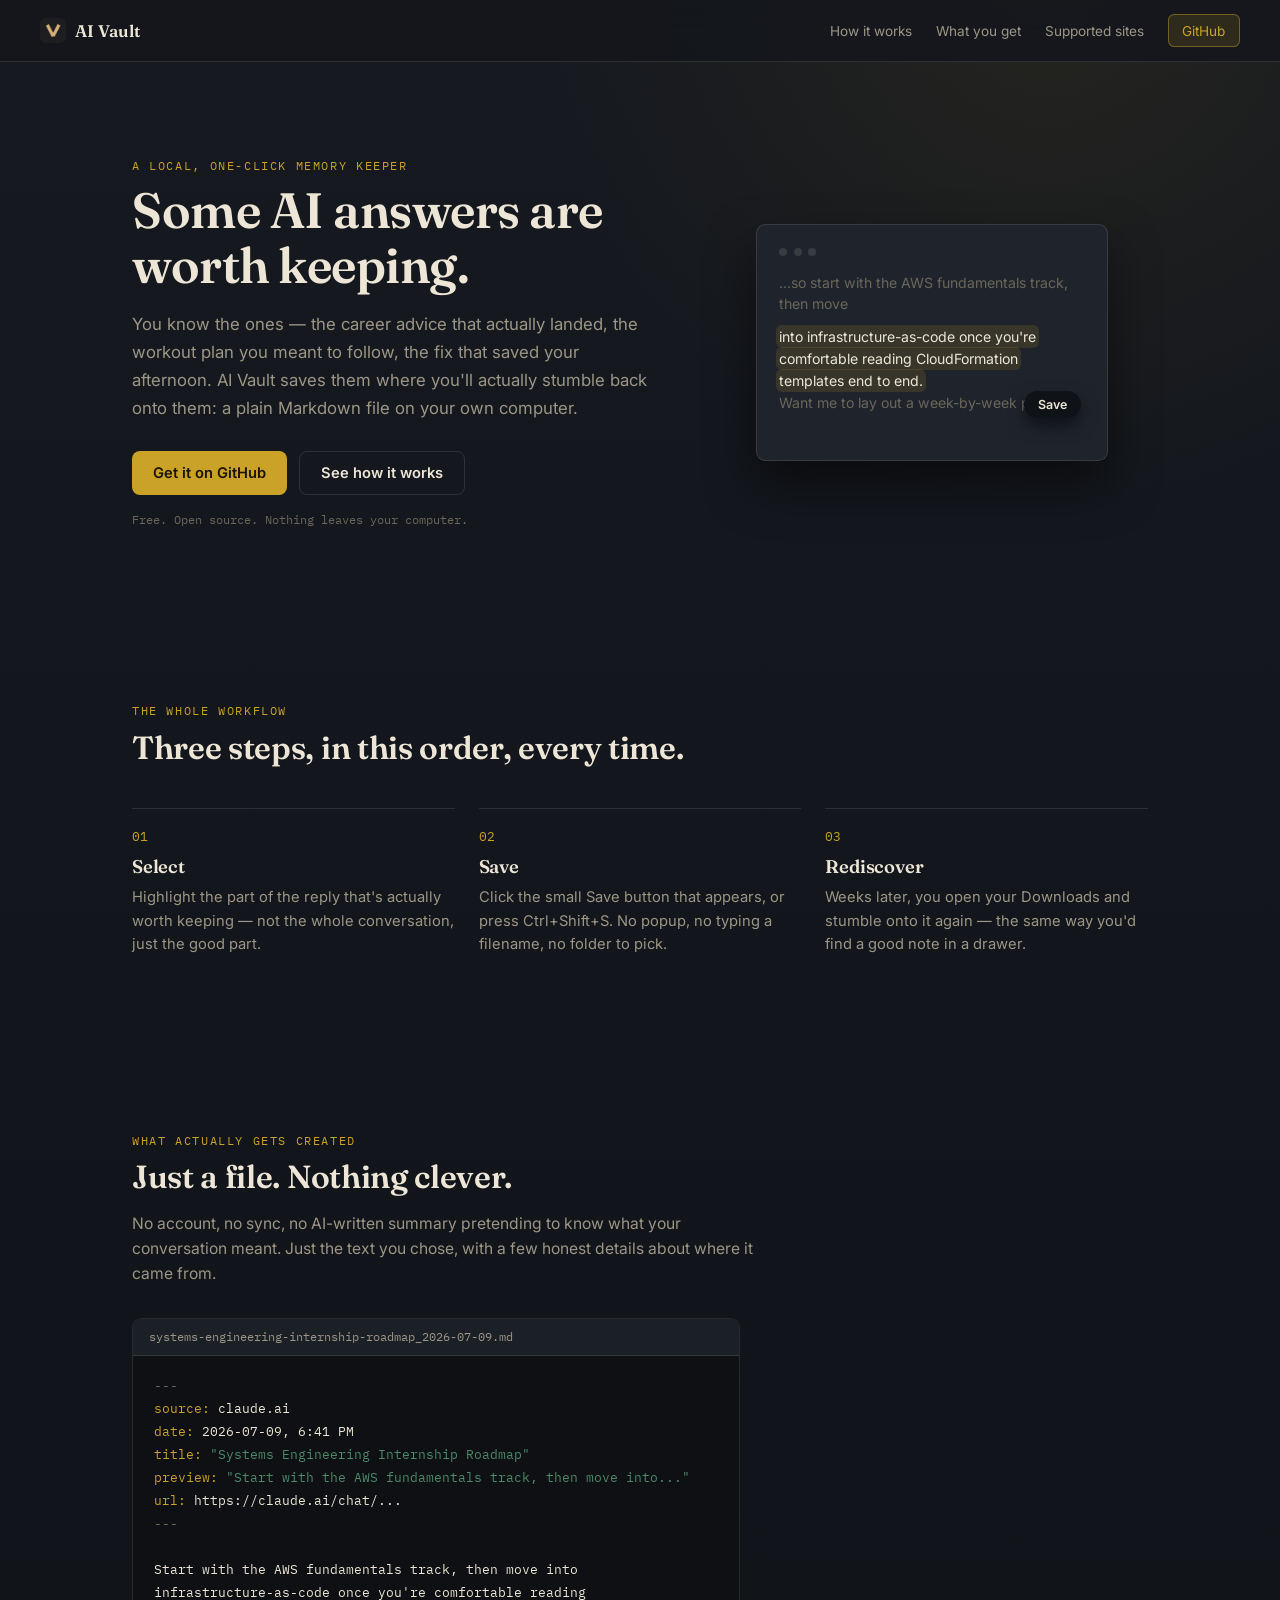
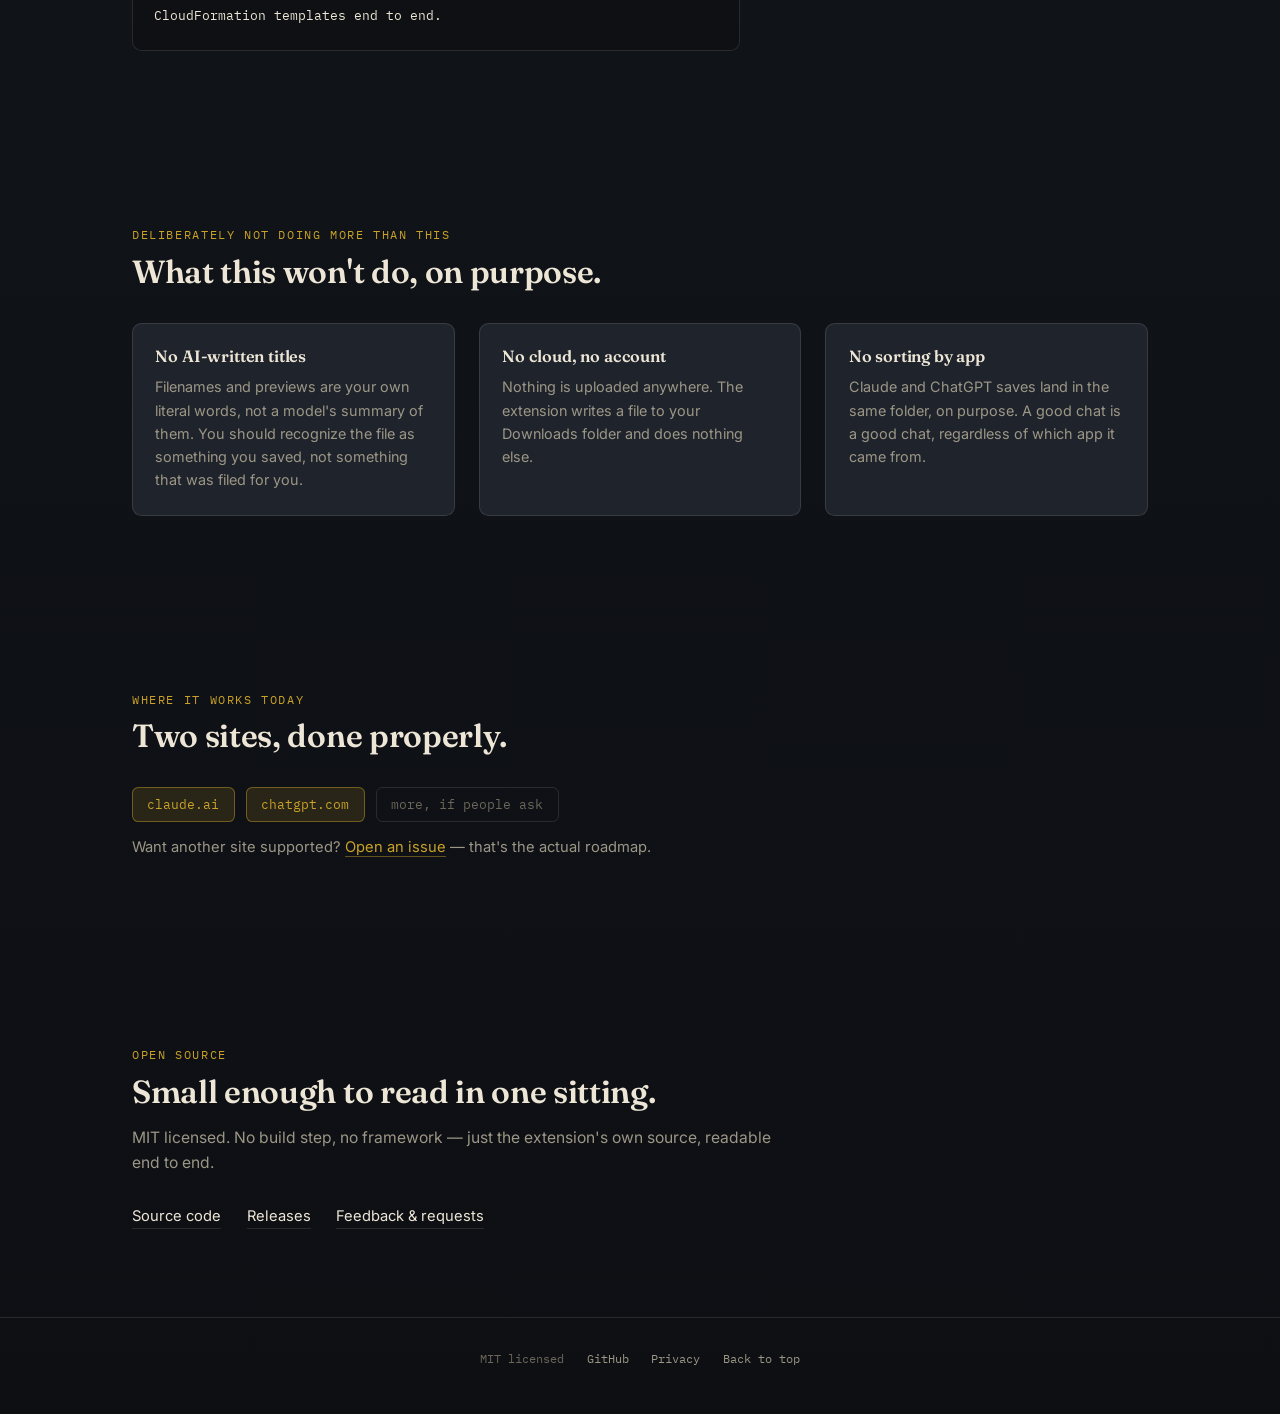
<file: site/index.html>
<!doctype html>
<html lang="en">
  <head>
    <meta charset="utf-8" />
    <meta name="viewport" content="width=device-width, initial-scale=1" />
    <title>AI Vault — keep the AI answers worth keeping</title>
    <meta
      name="description"
      content="A tiny Chrome extension that saves the AI chats you actually care about. Highlight text on Claude or ChatGPT, hit Save, get a local Markdown file. No cloud, no accounts, no dialogs."
    />
    <meta name="keywords" content="save ChatGPT conversations, export Claude chats, AI conversation to Markdown, local-first AI notes, personal AI archive, ChatGPT knowledge base" />
    <link rel="canonical" href="https://ps-aditya.github.io/ai-vault/" />
    <meta property="og:title" content="AI Vault — keep the AI answers worth keeping" />
    <meta property="og:description" content="Highlight text on Claude or ChatGPT, hit Save. It becomes a local Markdown file, no cloud, no accounts, no dialogs." />
    <meta property="og:type" content="website" />
    <meta property="og:url" content="https://ps-aditya.github.io/ai-vault/" />
    <meta property="og:image" content="https://ps-aditya.github.io/ai-vault/assets/icon.png" />
    <meta name="twitter:card" content="summary" />
    <meta name="twitter:title" content="AI Vault — keep the AI answers worth keeping" />
    <meta name="twitter:description" content="A one-click local save for the AI chats that actually matter to you." />
    <link rel="icon" href="assets/icon.png" />
    <link rel="preconnect" href="https://fonts.googleapis.com" />
    <link rel="preconnect" href="https://fonts.gstatic.com" crossorigin />
    <link
      href="https://fonts.googleapis.com/css2?family=Fraunces:opsz,wght@9..144,500;9..144,600&family=Inter:wght@400;500;600&family=IBM+Plex+Mono:wght@400;500&display=swap"
      rel="stylesheet"
    />
    <link rel="stylesheet" href="styles.css" />
    <script type="application/ld+json">
      {
        "@context": "https://schema.org",
        "@type": "SoftwareApplication",
        "name": "AI Vault",
        "applicationCategory": "BrowserApplication",
        "operatingSystem": "Chrome",
        "description": "Local-first Chrome extension that saves highlighted AI chat text as Markdown files on your own computer. No cloud, no accounts.",
        "url": "https://ps-aditya.github.io/ai-vault/",
        "codeRepository": "https://github.com/ps-aditya/ai-vault",
        "license": "https://github.com/ps-aditya/ai-vault/blob/main/LICENSE",
        "offers": {
          "@type": "Offer",
          "price": "0",
          "priceCurrency": "USD"
        }
      }
    </script>
  </head>
  <body>
    <header class="topbar">
      <a class="brand" href="#top">
        <img src="assets/icon.png" alt="" />
        <span>AI Vault</span>
      </a>
      <nav aria-label="Primary navigation">
        <a href="#how-it-works">How it works</a>
        <a href="#what-you-get">What you get</a>
        <a href="#sources">Supported sites</a>
        <a class="nav-cta" href="https://github.com/ps-aditya/ai-vault">GitHub</a>
      </nav>
    </header>

    <main>
      <section class="hero" id="top">
        <div class="hero-copy">
          <p class="eyebrow">a local, one-click memory keeper</p>
          <h1>Some AI answers are worth keeping.</h1>
          <p class="lede">
            You know the ones — the career advice that actually landed, the
            workout plan you meant to follow, the fix that saved your
            afternoon. AI Vault saves them where you'll actually stumble
            back onto them: a plain Markdown file on your own computer.
          </p>
          <div class="hero-actions">
            <a class="btn-primary" href="https://github.com/ps-aditya/ai-vault/releases/latest">Get it on GitHub</a>
            <a class="btn-ghost" href="#how-it-works">See how it works</a>
          </div>
          <p class="hero-fineprint">Free. Open source. Nothing leaves your computer.</p>
        </div>

        <div class="hero-visual" aria-hidden="true">
          <div class="index-card">
            <div class="card-row card-head">
              <span class="dot"></span><span class="dot"></span><span class="dot"></span>
            </div>
            <p class="card-line card-line--muted">...so start with the AWS fundamentals track, then move</p>
            <p class="card-line card-line--highlight">
              into infrastructure-as-code once you're comfortable reading
              CloudFormation templates end to end.
            </p>
            <p class="card-line card-line--muted">Want me to lay out a week-by-week plan?</p>
            <div class="save-pill">Save</div>
            <div class="stamp">SAVED</div>
          </div>
        </div>
      </section>

      <section class="sequence" id="how-it-works">
        <div class="section-head">
          <p class="eyebrow">the whole workflow</p>
          <h2>Three steps, in this order, every time.</h2>
        </div>
        <div class="sequence-rail">
          <article>
            <span class="seq-number">01</span>
            <h3>Select</h3>
            <p>Highlight the part of the reply that's actually worth keeping — not the whole conversation, just the good part.</p>
          </article>
          <article>
            <span class="seq-number">02</span>
            <h3>Save</h3>
            <p>Click the small Save button that appears, or press Ctrl+Shift+S. No popup, no typing a filename, no folder to pick.</p>
          </article>
          <article>
            <span class="seq-number">03</span>
            <h3>Rediscover</h3>
            <p>Weeks later, you open your Downloads and stumble onto it again — the same way you'd find a good note in a drawer.</p>
          </article>
        </div>
      </section>

      <section class="file-preview" id="what-you-get">
        <div class="section-head compact">
          <p class="eyebrow">what actually gets created</p>
          <h2>Just a file. Nothing clever.</h2>
          <p>
            No account, no sync, no AI-written summary pretending to know
            what your conversation meant. Just the text you chose, with a
            few honest details about where it came from.
          </p>
        </div>
        <div class="md-card">
          <div class="md-card-bar">
            <span>systems-engineering-internship-roadmap_2026-07-09.md</span>
          </div>
          <pre class="md-card-body"><span class="md-rule">---</span>
<span class="md-key">source:</span> claude.ai
<span class="md-key">date:</span> 2026-07-09, 6:41 PM
<span class="md-key">title:</span> <span class="md-str">"Systems Engineering Internship Roadmap"</span>
<span class="md-key">preview:</span> <span class="md-str">"Start with the AWS fundamentals track, then move into..."</span>
<span class="md-key">url:</span> https://claude.ai/chat/...
<span class="md-rule">---</span>

Start with the AWS fundamentals track, then move into
infrastructure-as-code once you're comfortable reading
CloudFormation templates end to end.</pre>
        </div>
      </section>

      <section class="principles">
        <div class="section-head compact">
          <p class="eyebrow">deliberately not doing more than this</p>
          <h2>What this won't do, on purpose.</h2>
        </div>
        <div class="principle-grid">
          <article>
            <h3>No AI-written titles</h3>
            <p>Filenames and previews are your own literal words, not a model's summary of them. You should recognize the file as something you saved, not something that was filed for you.</p>
          </article>
          <article>
            <h3>No cloud, no account</h3>
            <p>Nothing is uploaded anywhere. The extension writes a file to your Downloads folder and does nothing else.</p>
          </article>
          <article>
            <h3>No sorting by app</h3>
            <p>Claude and ChatGPT saves land in the same folder, on purpose. A good chat is a good chat, regardless of which app it came from.</p>
          </article>
        </div>
      </section>

      <section class="sources" id="sources">
        <div class="section-head compact">
          <p class="eyebrow">where it works today</p>
          <h2>Two sites, done properly.</h2>
        </div>
        <div class="source-badges">
          <span class="source-badge">claude.ai</span>
          <span class="source-badge">chatgpt.com</span>
          <span class="source-badge source-badge--soon">more, if people ask</span>
        </div>
        <p class="sources-note">
          Want another site supported? <a href="https://github.com/ps-aditya/ai-vault/issues">Open an issue</a> — that's the actual roadmap.
        </p>
      </section>

      <section class="community">
        <div class="section-head compact">
          <p class="eyebrow">open source</p>
          <h2>Small enough to read in one sitting.</h2>
          <p>MIT licensed. No build step, no framework — just the extension's own source, readable end to end.</p>
        </div>
        <div class="community-links">
          <a href="https://github.com/ps-aditya/ai-vault">Source code</a>
          <a href="https://github.com/ps-aditya/ai-vault/releases/latest">Releases</a>
          <a href="https://github.com/ps-aditya/ai-vault/issues">Feedback &amp; requests</a>
        </div>
      </section>
    </main>

    <footer>
      <span>MIT licensed</span>
      <a href="https://github.com/ps-aditya/ai-vault">GitHub</a>
      <a href="privacy.html">Privacy</a>
      <a href="#top">Back to top</a>
    </footer>
    <script src="script.js"></script>
  </body>
</html>
</file>
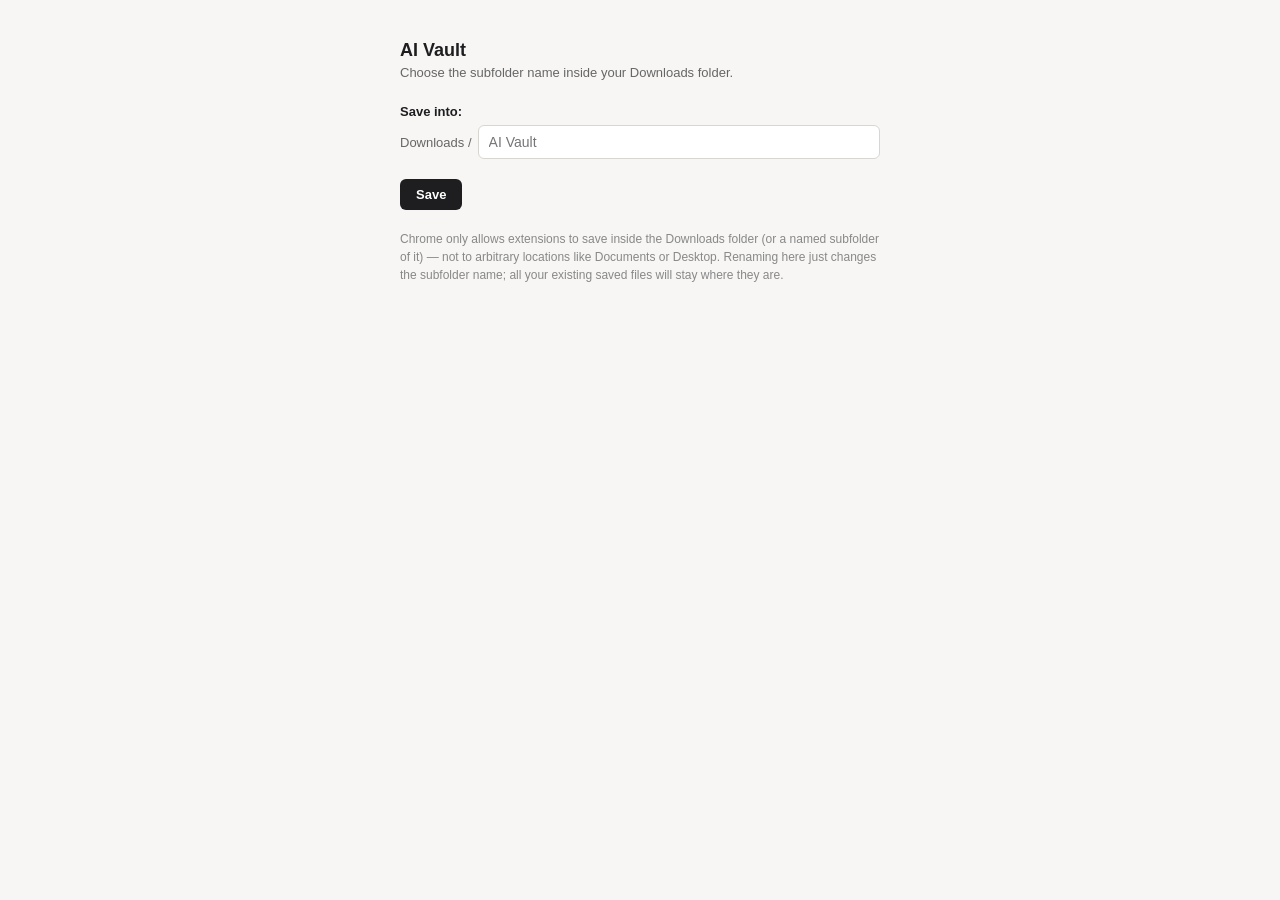
<file: options.html>
<!DOCTYPE html>
<html>
<head>
  <meta charset="utf-8" />
  <title>AI Vault — Settings</title>
  <style>
    body {
      font-family: -apple-system, BlinkMacSystemFont, 'Segoe UI', Roboto, sans-serif;
      background: #f7f6f4;
      color: #1e1e20;
      max-width: 480px;
      margin: 40px auto;
      padding: 0 20px;
    }
    h1 {
      font-size: 18px;
      margin-bottom: 4px;
    }
    p.sub {
      color: #666;
      font-size: 13px;
      margin-top: 0;
      margin-bottom: 24px;
    }
    label {
      display: block;
      font-size: 13px;
      font-weight: 600;
      margin-bottom: 6px;
    }
    .row {
      display: flex;
      align-items: center;
      gap: 6px;
      margin-bottom: 8px;
    }
    .row span.prefix {
      font-size: 13px;
      color: #666;
      white-space: nowrap;
    }
    input[type="text"] {
      flex: 1;
      font-size: 14px;
      padding: 8px 10px;
      border: 1px solid #d8d6d2;
      border-radius: 6px;
      background: white;
    }
    input[type="text"]:focus {
      outline: 2px solid #d6b27a;
      outline-offset: 1px;
    }
    button {
      margin-top: 12px;
      font-size: 13px;
      font-weight: 600;
      padding: 8px 16px;
      border: none;
      border-radius: 6px;
      background: #1e1e20;
      color: white;
      cursor: pointer;
    }
    button:hover {
      background: #333;
    }
    .note {
      font-size: 12px;
      color: #888;
      margin-top: 20px;
      line-height: 1.5;
    }
    #status {
      font-size: 12px;
      color: #2e6b3e;
      margin-left: 10px;
    }
  </style>
</head>
<body>
  <h1>AI Vault</h1>
  <p class="sub">Choose the subfolder name inside your Downloads folder.</p>

  <label for="folderName">Save into:</label>
  <div class="row">
    <span class="prefix">Downloads /</span>
    <input type="text" id="folderName" placeholder="AI Vault" />
  </div>

  <button id="save">Save</button>
  <span id="status"></span>

  <p class="note">
    Chrome only allows extensions to save inside the Downloads folder (or a
    named subfolder of it) — not to arbitrary locations like Documents or
    Desktop. Renaming here just changes the subfolder name; all your
    existing saved files will stay where they are.
  </p>

  <script src="options.js"></script>
</body>
</html>
</file>
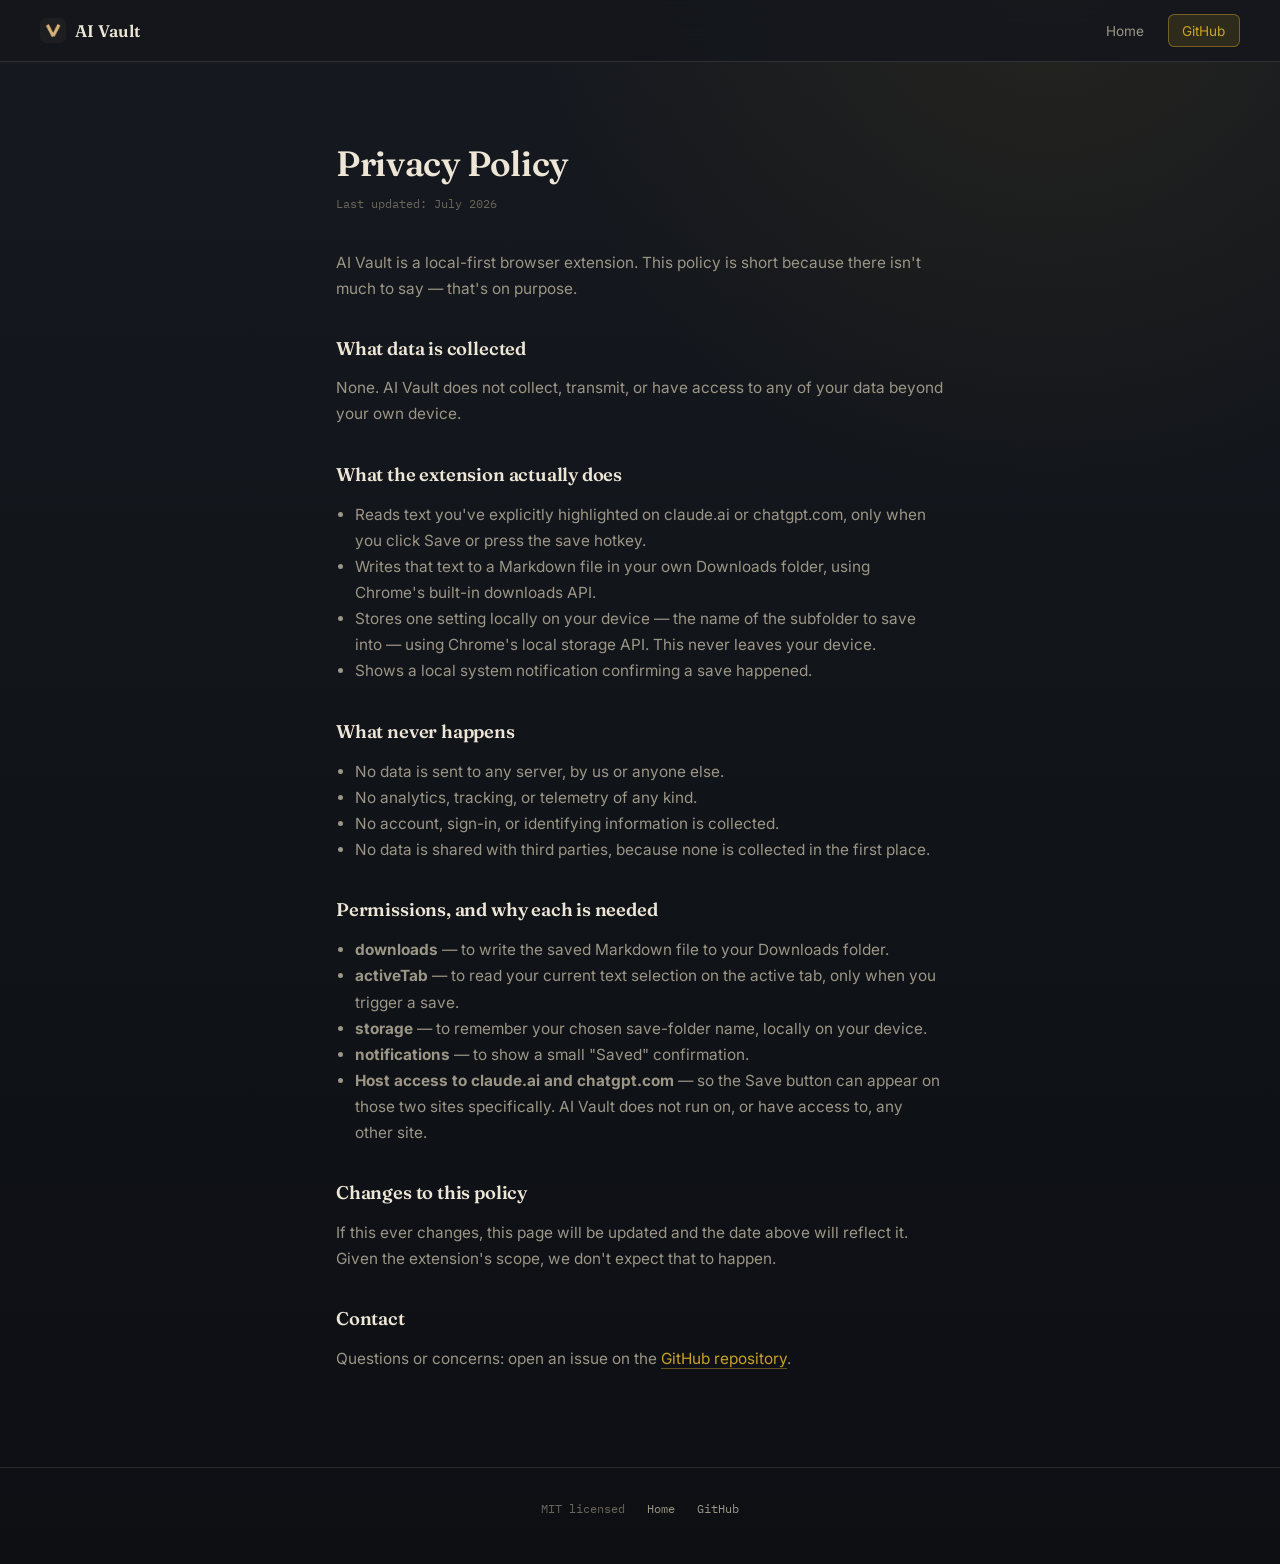
<file: site/privacy.html>
<!doctype html>
<html lang="en">
  <head>
    <meta charset="utf-8" />
    <meta name="viewport" content="width=device-width, initial-scale=1" />
    <title>AI Vault — Privacy Policy</title>
    <link rel="icon" href="assets/icon.png" />
    <link rel="preconnect" href="https://fonts.googleapis.com" />
    <link rel="preconnect" href="https://fonts.gstatic.com" crossorigin />
    <link
      href="https://fonts.googleapis.com/css2?family=Fraunces:opsz,wght@9..144,500;9..144,600&family=Inter:wght@400;500;600&family=IBM+Plex+Mono:wght@400;500&display=swap"
      rel="stylesheet"
    />
    <link rel="stylesheet" href="styles.css" />
    <style>
      .legal {
        max-width: 42rem;
        margin: 0 auto;
        padding: clamp(3rem, 7vw, 5rem) clamp(1.2rem, 4vw, 2rem) 5rem;
      }
      .legal h1 {
        font-size: clamp(1.7rem, 3.4vw, 2.2rem);
        margin-bottom: 0.5rem;
      }
      .legal p.updated {
        font-family: "IBM Plex Mono", monospace;
        font-size: 0.78rem;
        color: var(--faint);
        margin-top: 0;
        margin-bottom: 2.2rem;
      }
      .legal h2 {
        font-family: "Fraunces", serif;
        font-size: 1.15rem;
        margin: 2.2rem 0 0.7rem;
      }
      .legal p,
      .legal li {
        color: var(--muted);
        font-size: 0.96rem;
        line-height: 1.7;
      }
      .legal ul {
        padding-left: 1.2rem;
      }
      .legal a {
        color: var(--brass);
        border-bottom: 1px solid var(--brass-line);
      }
    </style>
  </head>
  <body>
    <header class="topbar">
      <a class="brand" href="index.html">
        <img src="assets/icon.png" alt="" />
        <span>AI Vault</span>
      </a>
      <nav aria-label="Primary navigation">
        <a href="index.html">Home</a>
        <a class="nav-cta" href="https://github.com/ps-aditya/ai-vault">GitHub</a>
      </nav>
    </header>

    <main>
      <section class="legal">
        <h1>Privacy Policy</h1>
        <p class="updated">Last updated: July 2026</p>

        <p>
          AI Vault is a local-first browser extension. This policy is
          short because there isn't much to say — that's on purpose.
        </p>

        <h2>What data is collected</h2>
        <p>None. AI Vault does not collect, transmit, or have access to
        any of your data beyond your own device.</p>

        <h2>What the extension actually does</h2>
        <ul>
          <li>Reads text you've explicitly highlighted on claude.ai or chatgpt.com, only when you click Save or press the save hotkey.</li>
          <li>Writes that text to a Markdown file in your own Downloads folder, using Chrome's built-in downloads API.</li>
          <li>Stores one setting locally on your device — the name of the subfolder to save into — using Chrome's local storage API. This never leaves your device.</li>
          <li>Shows a local system notification confirming a save happened.</li>
        </ul>

        <h2>What never happens</h2>
        <ul>
          <li>No data is sent to any server, by us or anyone else.</li>
          <li>No analytics, tracking, or telemetry of any kind.</li>
          <li>No account, sign-in, or identifying information is collected.</li>
          <li>No data is shared with third parties, because none is collected in the first place.</li>
        </ul>

        <h2>Permissions, and why each is needed</h2>
        <ul>
          <li><b>downloads</b> — to write the saved Markdown file to your Downloads folder.</li>
          <li><b>activeTab</b> — to read your current text selection on the active tab, only when you trigger a save.</li>
          <li><b>storage</b> — to remember your chosen save-folder name, locally on your device.</li>
          <li><b>notifications</b> — to show a small "Saved" confirmation.</li>
          <li><b>Host access to claude.ai and chatgpt.com</b> — so the Save button can appear on those two sites specifically. AI Vault does not run on, or have access to, any other site.</li>
        </ul>

        <h2>Changes to this policy</h2>
        <p>
          If this ever changes, this page will be updated and the date
          above will reflect it. Given the extension's scope, we don't
          expect that to happen.
        </p>

        <h2>Contact</h2>
        <p>
          Questions or concerns: open an issue on the
          <a href="https://github.com/ps-aditya/ai-vault/issues">GitHub repository</a>.
        </p>
      </section>
    </main>

    <footer>
      <span>MIT licensed</span>
      <a href="index.html">Home</a>
      <a href="https://github.com/ps-aditya/ai-vault">GitHub</a>
    </footer>
  </body>
</html>
</file>
<file: site/styles.css>
:root {
  color-scheme: dark;
  --bg: #14171c;
  --bg-2: #1b1f26;
  --panel: #1f242c;
  --ink: #ede6d6;
  --muted: #9c9686;
  --faint: #6b665a;
  --brass: #c9a227;
  --brass-soft: rgba(201, 162, 39, 0.14);
  --brass-line: rgba(201, 162, 39, 0.45);
  --verdigris: #4c8a6a;
  --line: rgba(237, 230, 214, 0.12);
  --shadow: rgba(0, 0, 0, 0.5);
  --max: 1080px;
}

* {
  box-sizing: border-box;
}

html {
  scroll-behavior: smooth;
}

@media (prefers-reduced-motion: reduce) {
  html {
    scroll-behavior: auto;
  }
  * {
    animation-duration: 0.001ms !important;
    animation-iteration-count: 1 !important;
    transition-duration: 0.001ms !important;
  }
}

body {
  margin: 0;
  color: var(--ink);
  background:
    radial-gradient(circle at 82% 0%, rgba(201, 162, 39, 0.08), transparent 32rem),
    linear-gradient(180deg, #16191f 0%, #101318 55%, #0d0f13 100%);
  font-family: "Inter", -apple-system, BlinkMacSystemFont, "Segoe UI", sans-serif;
  -webkit-font-smoothing: antialiased;
}

h1,
h2,
h3 {
  font-family: "Fraunces", Georgia, serif;
  font-weight: 600;
  letter-spacing: -0.01em;
  margin: 0;
}

a {
  color: inherit;
  text-decoration: none;
}

a:focus-visible,
button:focus-visible,
.save-pill:focus-visible {
  outline: 2px solid var(--brass);
  outline-offset: 2px;
}

img {
  max-width: 100%;
  display: block;
}

.eyebrow {
  font-family: "IBM Plex Mono", monospace;
  font-size: 0.72rem;
  text-transform: uppercase;
  letter-spacing: 0.14em;
  color: var(--brass);
  margin: 0 0 0.6rem;
}

/* ---------- topbar ---------- */

.topbar {
  position: sticky;
  top: 0;
  z-index: 20;
  display: flex;
  align-items: center;
  justify-content: space-between;
  gap: 1rem;
  padding: 0.9rem clamp(1rem, 4vw, 2.5rem);
  background: rgba(20, 23, 28, 0.86);
  backdrop-filter: blur(14px);
  border-bottom: 1px solid var(--line);
}

.brand {
  display: flex;
  align-items: center;
  gap: 0.6rem;
  font-family: "Fraunces", serif;
  font-weight: 600;
  font-size: 1.05rem;
}

.brand img {
  width: 1.6rem;
  height: 1.6rem;
  border-radius: 0.35rem;
}

nav {
  display: flex;
  align-items: center;
  gap: clamp(0.9rem, 2vw, 1.5rem);
  font-size: 0.85rem;
  color: var(--muted);
}

nav a {
  transition: color 150ms ease;
}

nav a:hover {
  color: var(--ink);
}

.nav-cta {
  border: 1px solid var(--brass-line);
  border-radius: 0.4rem;
  padding: 0.45rem 0.85rem;
  color: var(--brass);
  background: var(--brass-soft);
}

.nav-cta:hover {
  color: var(--ink);
  border-color: var(--brass);
}

/* ---------- layout scaffolding ---------- */

main > section {
  max-width: var(--max);
  margin: 0 auto;
  padding: clamp(3rem, 7vw, 5.5rem) clamp(1.2rem, 4vw, 2rem);
}

.section-head {
  max-width: 40rem;
  margin: 0 0 2.6rem;
}

.section-head h2 {
  font-size: clamp(1.5rem, 3vw, 2rem);
  margin-top: 0.3rem;
}

.section-head p:not(.eyebrow) {
  color: var(--muted);
  font-size: 0.98rem;
  line-height: 1.6;
  margin-top: 0.9rem;
}

.section-head.compact {
  margin-bottom: 2rem;
}

/* ---------- hero ---------- */

.hero {
  display: grid;
  grid-template-columns: 1.1fr 0.9fr;
  gap: clamp(2rem, 5vw, 3.5rem);
  align-items: center;
  padding-top: clamp(3.5rem, 9vw, 6rem) !important;
}

.hero h1 {
  font-size: clamp(2.1rem, 4.6vw, 3.1rem);
  line-height: 1.12;
  margin-bottom: 1.1rem;
}

.lede {
  color: var(--muted);
  font-size: 1.05rem;
  line-height: 1.65;
  max-width: 34rem;
  margin: 0 0 1.8rem;
}

.hero-actions {
  display: flex;
  flex-wrap: wrap;
  gap: 0.8rem;
  margin-bottom: 1rem;
}

.btn-primary,
.btn-ghost {
  display: inline-flex;
  align-items: center;
  font-size: 0.92rem;
  font-weight: 600;
  padding: 0.75rem 1.3rem;
  border-radius: 0.5rem;
  transition: transform 150ms ease, border-color 150ms ease, background 150ms ease;
}

.btn-primary {
  background: var(--brass);
  color: #1a1503;
}

.btn-primary:hover {
  transform: translateY(-1px);
  background: #dcb531;
}

.btn-ghost {
  border: 1px solid var(--line);
  color: var(--ink);
}

.btn-ghost:hover {
  border-color: var(--brass-line);
  color: var(--brass);
}

.hero-fineprint {
  font-family: "IBM Plex Mono", monospace;
  font-size: 0.78rem;
  color: var(--faint);
  margin: 0;
}

/* ---------- hero visual: the index card ---------- */

.hero-visual {
  display: flex;
  justify-content: center;
}

.index-card {
  position: relative;
  width: min(100%, 22rem);
  background: var(--panel);
  border: 1px solid var(--line);
  border-radius: 0.6rem;
  padding: 1.4rem 1.4rem 2.2rem;
  box-shadow: 0 1.5rem 3rem var(--shadow);
}

.card-head {
  display: flex;
  gap: 0.4rem;
  margin-bottom: 1rem;
}

.card-head .dot {
  width: 0.5rem;
  height: 0.5rem;
  border-radius: 50%;
  background: var(--line);
}

.card-line {
  font-size: 0.88rem;
  line-height: 1.55;
  margin: 0 0 0.7rem;
}

.card-line--muted {
  color: var(--faint);
}

.card-line--highlight {
  color: var(--ink);
  background: var(--brass-soft);
  box-shadow: 0 0 0 3px var(--brass-soft);
  border-radius: 0.2rem;
  display: inline;
  box-decoration-break: clone;
  -webkit-box-decoration-break: clone;
}

.save-pill {
  position: absolute;
  right: 1.6rem;
  bottom: 2.6rem;
  background: #0f1216;
  color: var(--ink);
  font-size: 0.78rem;
  font-weight: 600;
  padding: 0.4rem 0.9rem;
  border-radius: 999px;
  box-shadow: 0 0.5rem 1rem var(--shadow);
  animation: pill-pulse 3.6s ease-in-out infinite;
}

.stamp {
  position: absolute;
  right: 1.3rem;
  bottom: 0.9rem;
  font-family: "IBM Plex Mono", monospace;
  font-size: 0.68rem;
  font-weight: 500;
  letter-spacing: 0.12em;
  color: var(--verdigris);
  border: 1.5px solid var(--verdigris);
  border-radius: 0.3rem;
  padding: 0.15rem 0.5rem;
  transform: rotate(-7deg);
  opacity: 0;
  animation: stamp-appear 3.6s ease-in-out infinite;
}

@keyframes pill-pulse {
  0%, 55% { opacity: 1; transform: translateY(0); }
  70%, 100% { opacity: 0; transform: translateY(4px); }
}

@keyframes stamp-appear {
  0%, 60% { opacity: 0; transform: rotate(-7deg) scale(0.8); }
  72%, 92% { opacity: 1; transform: rotate(-7deg) scale(1); }
  100% { opacity: 0; transform: rotate(-7deg) scale(1); }
}

/* ---------- sequence ---------- */

.sequence-rail {
  display: grid;
  grid-template-columns: repeat(3, 1fr);
  gap: 1.5rem;
}

.sequence-rail article {
  border-top: 1px solid var(--line);
  padding-top: 1.2rem;
}

.seq-number {
  display: block;
  font-family: "IBM Plex Mono", monospace;
  font-size: 0.8rem;
  color: var(--brass);
  margin-bottom: 0.6rem;
}

.sequence-rail h3 {
  font-size: 1.15rem;
  margin-bottom: 0.5rem;
}

.sequence-rail p {
  color: var(--muted);
  font-size: 0.92rem;
  line-height: 1.6;
  margin: 0;
}

/* ---------- file preview ---------- */

.md-card {
  border: 1px solid var(--line);
  border-radius: 0.6rem;
  overflow: hidden;
  background: #0e1013;
  max-width: 38rem;
}

.md-card-bar {
  padding: 0.65rem 1rem;
  background: var(--bg-2);
  border-bottom: 1px solid var(--line);
  font-family: "IBM Plex Mono", monospace;
  font-size: 0.75rem;
  color: var(--muted);
}

.md-card-body {
  margin: 0;
  padding: 1.2rem 1.3rem 1.4rem;
  font-family: "IBM Plex Mono", monospace;
  font-size: 0.82rem;
  line-height: 1.75;
  color: var(--ink);
  overflow-x: auto;
  white-space: pre-wrap;
}

.md-rule {
  color: var(--faint);
}

.md-key {
  color: var(--brass);
}

.md-str {
  color: var(--verdigris);
}

/* ---------- principles ---------- */

.principle-grid {
  display: grid;
  grid-template-columns: repeat(3, 1fr);
  gap: 1.5rem;
}

.principle-grid article {
  background: var(--panel);
  border: 1px solid var(--line);
  border-radius: 0.6rem;
  padding: 1.4rem 1.4rem 1.5rem;
}

.principle-grid h3 {
  font-size: 1.02rem;
  margin-bottom: 0.6rem;
}

.principle-grid p {
  color: var(--muted);
  font-size: 0.9rem;
  line-height: 1.6;
  margin: 0;
}

/* ---------- sources ---------- */

.source-badges {
  display: flex;
  flex-wrap: wrap;
  gap: 0.7rem;
  margin-bottom: 1rem;
}

.source-badge {
  font-family: "IBM Plex Mono", monospace;
  font-size: 0.82rem;
  padding: 0.5rem 0.9rem;
  border-radius: 0.4rem;
  border: 1px solid var(--brass-line);
  color: var(--brass);
  background: var(--brass-soft);
}

.source-badge--soon {
  border-color: var(--line);
  color: var(--faint);
  background: transparent;
}

.sources-note {
  color: var(--muted);
  font-size: 0.92rem;
}

.sources-note a {
  color: var(--brass);
  border-bottom: 1px solid var(--brass-line);
}

/* ---------- community ---------- */

.community-links {
  display: flex;
  flex-wrap: wrap;
  gap: 0.5rem 1.6rem;
  margin-top: 0.6rem;
}

.community-links a {
  font-size: 0.92rem;
  color: var(--ink);
  border-bottom: 1px solid var(--line);
  padding-bottom: 0.15rem;
  transition: border-color 150ms ease, color 150ms ease;
}

.community-links a:hover {
  color: var(--brass);
  border-color: var(--brass-line);
}

/* ---------- footer ---------- */

footer {
  display: flex;
  flex-wrap: wrap;
  align-items: center;
  justify-content: center;
  gap: 1.4rem;
  padding: 2rem 1.2rem 3rem;
  color: var(--faint);
  font-family: "IBM Plex Mono", monospace;
  font-size: 0.78rem;
  border-top: 1px solid var(--line);
}

footer a {
  color: var(--muted);
  transition: color 150ms ease;
}

footer a:hover {
  color: var(--brass);
}

/* ---------- responsive ---------- */

@media (max-width: 860px) {
  .hero {
    grid-template-columns: 1fr;
  }

  .hero-visual {
    order: -1;
  }

  .sequence-rail,
  .principle-grid {
    grid-template-columns: 1fr;
  }

  nav a:not(.nav-cta) {
    display: none;
  }
}
</file>
